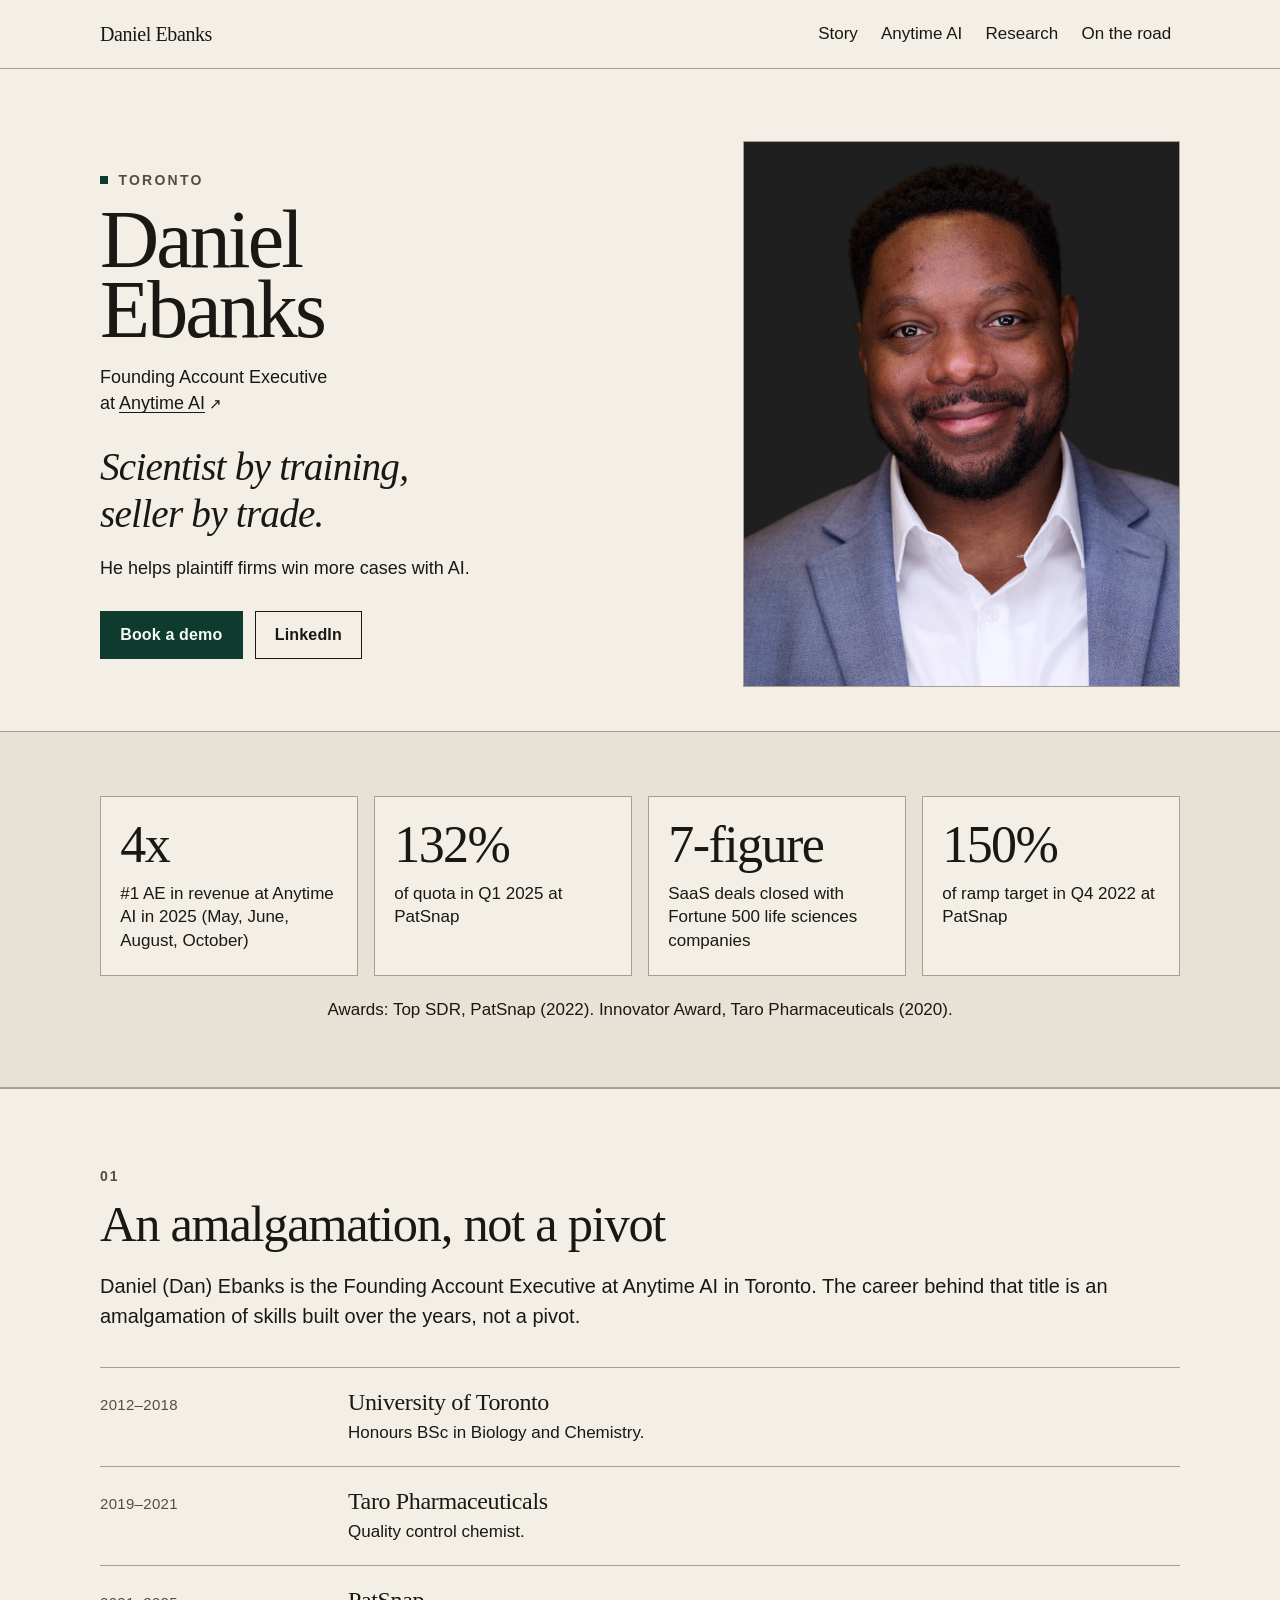
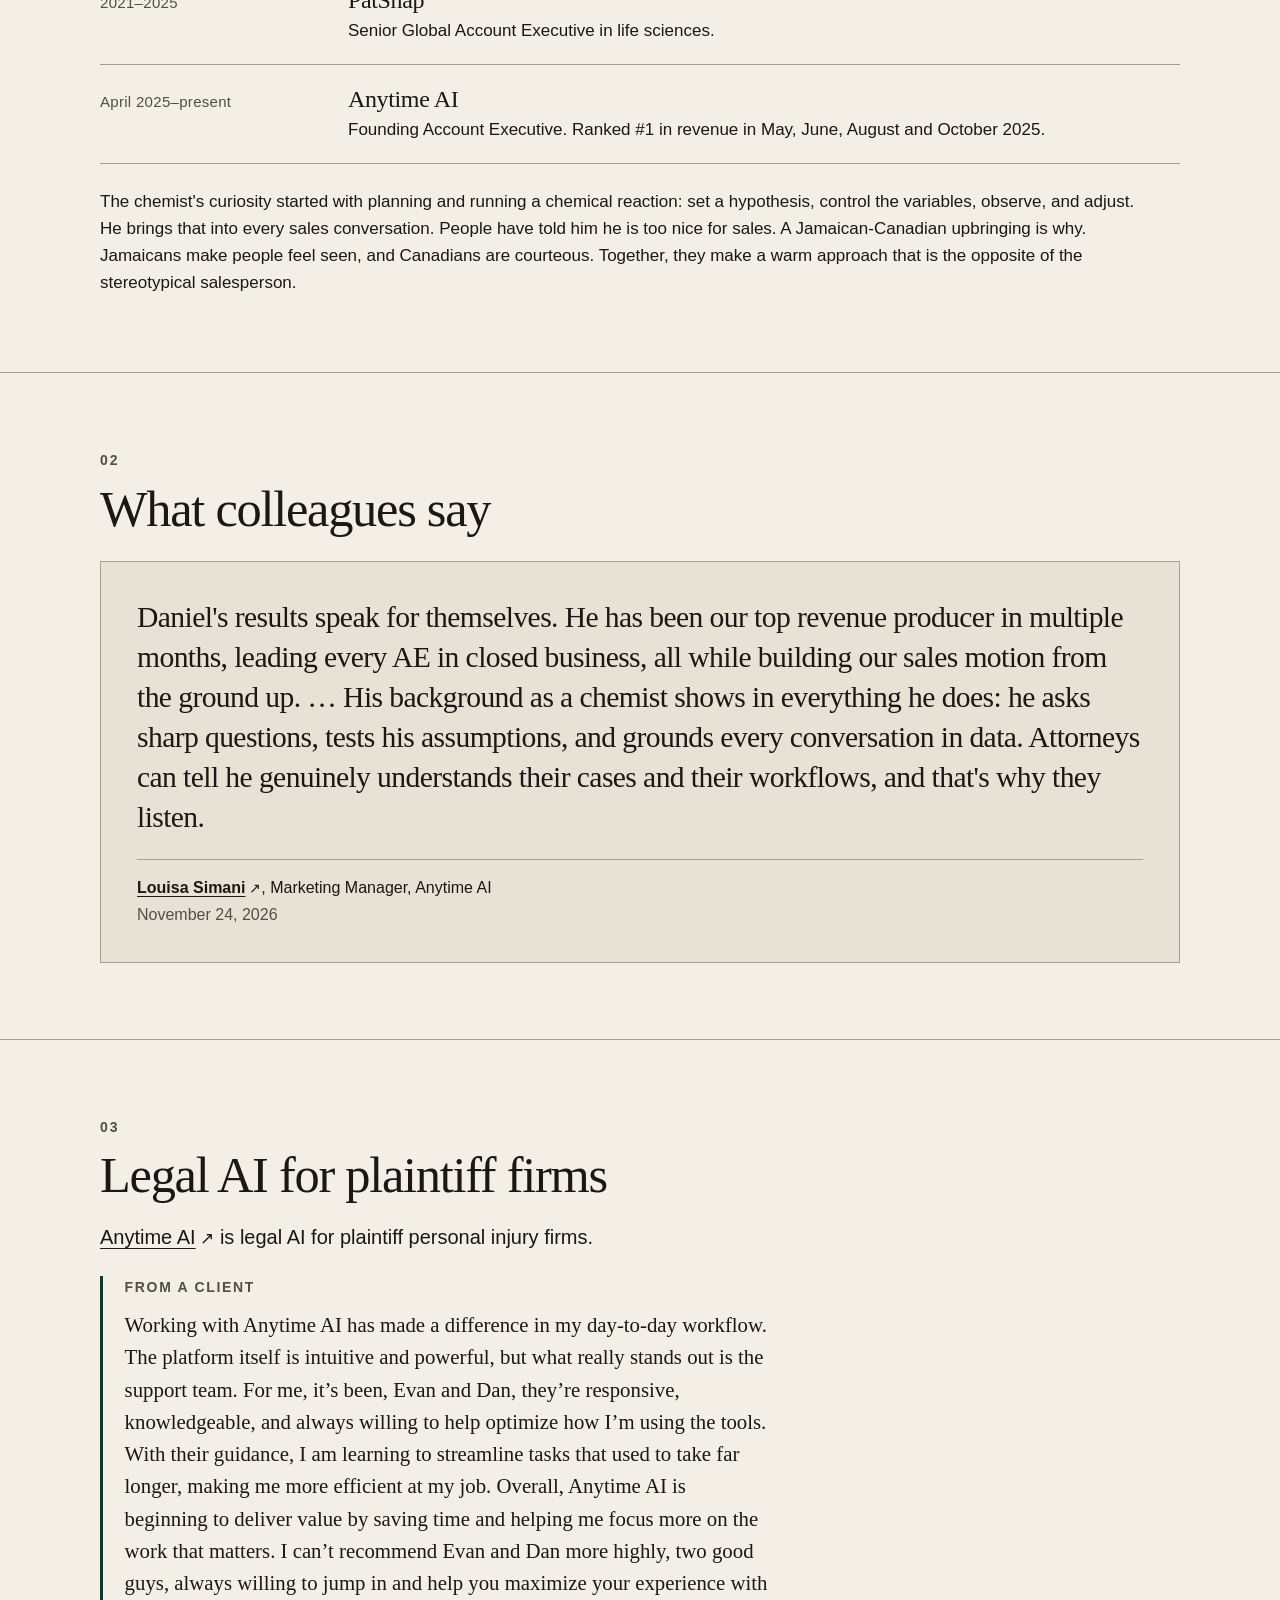
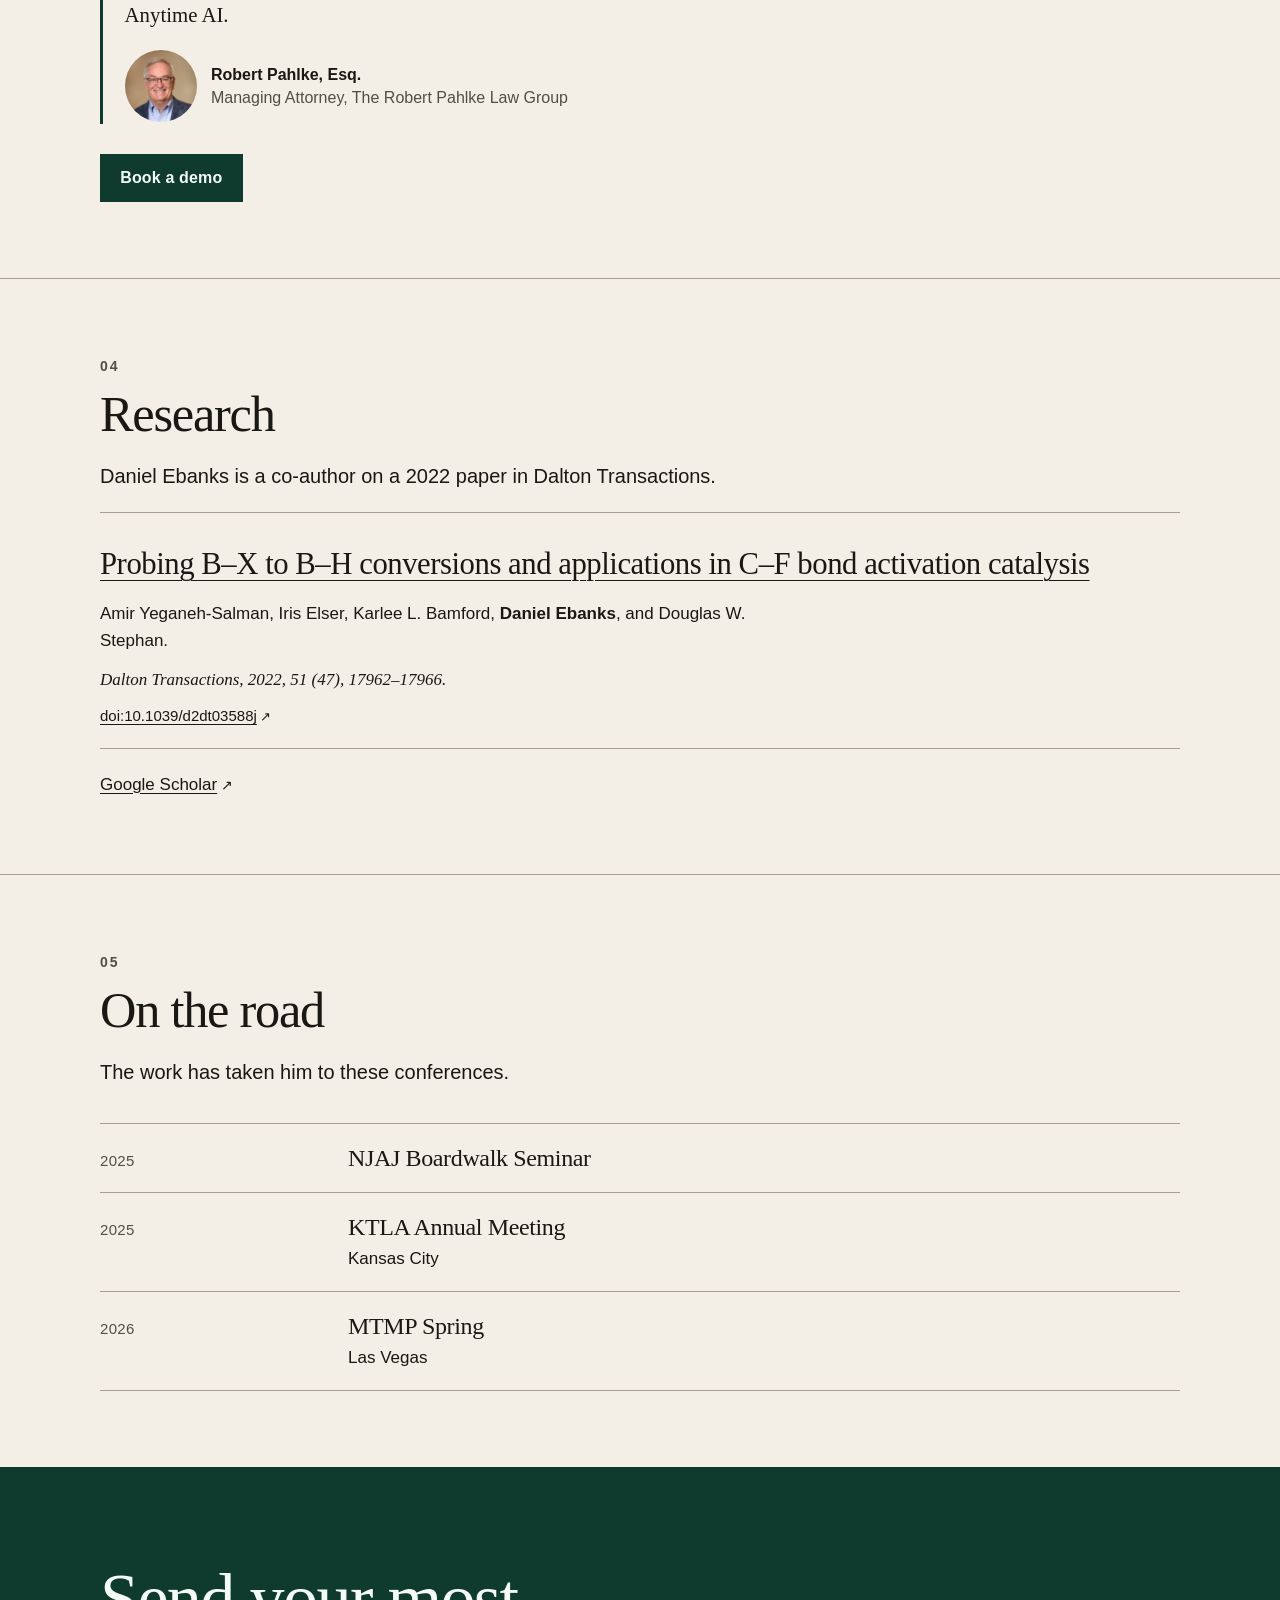
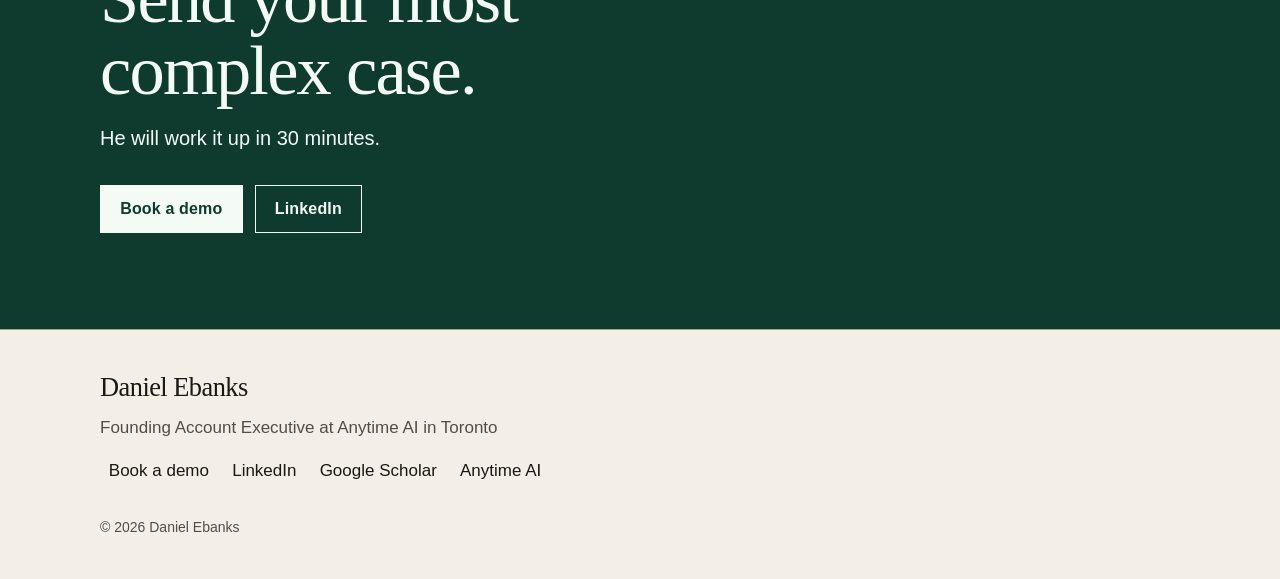
<file: index.html>
<!DOCTYPE html>
<html lang="en-CA">
<head>
<meta charset="utf-8">
<meta name="viewport" content="width=device-width, initial-scale=1">
<meta http-equiv="Content-Security-Policy" content="default-src 'none'; base-uri 'none'; form-action 'none'; object-src 'none'; script-src 'none'; style-src 'self'; img-src 'self'; font-src 'none'; connect-src 'self'; media-src 'none'; worker-src 'none'; manifest-src 'none'">
<meta name="referrer" content="no-referrer">
<meta name="format-detection" content="telephone=no, date=no, email=no, address=no">
<meta name="color-scheme" content="light dark">
<meta name="theme-color" content="#f3efe6" media="(prefers-color-scheme: light)">
<meta name="theme-color" content="#11110f" media="(prefers-color-scheme: dark)">
<title>Daniel Ebanks | Founding AE at Anytime AI | Toronto</title>
<meta name="description" content="Daniel Ebanks is the Founding Account Executive at Anytime AI in Toronto, legal AI for plaintiff firms.">
<meta name="author" content="Daniel Ebanks">
<meta name="robots" content="index, follow, max-image-preview:large, max-snippet:-1, max-video-preview:-1">
<link rel="canonical" href="https://danielebanks.com/">
<link rel="alternate" hreflang="en-CA" href="https://danielebanks.com/">
<link rel="alternate" hreflang="x-default" href="https://danielebanks.com/">
<link rel="me" href="https://www.linkedin.com/in/danebanks">
<link rel="me" href="https://scholar.google.com/citations?user=lPtWUiQAAAAJ">
<meta property="og:type" content="profile">
<meta property="og:site_name" content="Daniel Ebanks">
<meta property="og:locale" content="en_CA">
<meta property="og:title" content="Daniel Ebanks | Founding AE at Anytime AI | Toronto">
<meta property="og:description" content="Daniel Ebanks is the Founding Account Executive at Anytime AI in Toronto, legal AI for plaintiff firms.">
<meta property="og:url" content="https://danielebanks.com/">
<meta property="og:image" content="https://danielebanks.com/headshot.jpg">
<meta property="og:image:type" content="image/jpeg">
<meta property="og:image:width" content="1200">
<meta property="og:image:height" content="1500">
<meta property="og:image:alt" content="Daniel Ebanks, Founding AE at Anytime AI">
<meta property="profile:first_name" content="Daniel">
<meta property="profile:last_name" content="Ebanks">
<meta name="twitter:card" content="summary_large_image">
<meta name="twitter:title" content="Daniel Ebanks | Founding AE at Anytime AI | Toronto">
<meta name="twitter:description" content="Daniel Ebanks is the Founding Account Executive at Anytime AI in Toronto, legal AI for plaintiff firms.">
<meta name="twitter:image" content="https://danielebanks.com/headshot.jpg">
<meta name="twitter:image:alt" content="Daniel Ebanks, Founding AE at Anytime AI">
<link rel="icon" href="/favicon.ico" sizes="any">
<link rel="icon" href="/favicon.svg" type="image/svg+xml">
<link rel="apple-touch-icon" href="/apple-touch-icon.png">
<link rel="stylesheet" href="/styles.css">
<script type="application/ld+json">
{
  "@context": "https://schema.org",
  "@type": "Person",
  "@id": "https://danielebanks.com/#dan-ebanks",
  "name": "Daniel Ebanks",
  "alternateName": [
    "Dan Ebanks"
  ],
  "description": "Daniel Ebanks is the Founding Account Executive at Anytime AI in Toronto, legal AI for plaintiff firms.",
  "disambiguatingDescription": "Daniel (Dan) Ebanks is the Founding Account Executive at Anytime AI in Toronto. His career is an amalgamation of skills built over the years, not a pivot.",
  "url": "https://danielebanks.com/",
  "image": "https://danielebanks.com/headshot.jpg",
  "jobTitle": "Founding Account Executive",
  "worksFor": {
    "@type": "Organization",
    "@id": "https://www.anytimeai.ai/#organization",
    "name": "Anytime AI",
    "url": "https://www.anytimeai.ai"
  },
  "address": {
    "@type": "PostalAddress",
    "addressLocality": "Toronto",
    "addressRegion": "Ontario",
    "addressCountry": "Canada"
  },
  "homeLocation": {
    "@type": "Place",
    "name": "Toronto",
    "address": {
      "@type": "PostalAddress",
      "addressLocality": "Toronto",
      "addressRegion": "Ontario",
      "addressCountry": "Canada"
    }
  },
  "alumniOf": {
    "@type": "CollegeOrUniversity",
    "name": "University of Toronto"
  },
  "award": [
    "Top SDR, PatSnap (2022)",
    "Innovator Award, Taro Pharmaceuticals (2020)"
  ],
  "sameAs": [
    "https://www.linkedin.com/in/danebanks/",
    "https://scholar.google.com/citations?user=lPtWUiQAAAAJ"
  ]
}
</script>
</head>
<body>
<a class="skip" href="#content">Skip to content</a>
<header class="site-header">
  <div class="wrap header-inner">
    <a class="wordmark" href="#top" translate="no">Daniel Ebanks</a>
    <nav class="nav" aria-label="On this page">
      <ul>
        <li><a href="#story">Story</a></li>
        <li><a href="#anytime">Anytime AI</a></li>
        <li><a href="#research">Research</a></li>
        <li><a href="#road">On the road</a></li>
      </ul>
    </nav>
  </div>
</header>
<main id="content">
  <section class="hero" id="top" aria-labelledby="hero-title">
    <div class="wrap hero-grid">
      <div class="hero-copy">
        <p class="kicker"><span class="dot" aria-hidden="true"></span>Toronto</p>
        <h1 id="hero-title" class="display" translate="no">Daniel<br>Ebanks</h1>
        <p class="role">Founding Account Executive<br>at <a class="text-link nowrap" href="https://www.anytimeai.ai" target="_blank" rel="noopener noreferrer">Anytime AI<span class="sr-only"> (opens in a new tab)</span><span class="ext" aria-hidden="true">↗</span></a></p>
        <p class="creed">Scientist by training,<br>seller by trade.</p>
        <p class="dek">He helps plaintiff firms win more cases with AI.</p>
        <div class="actions">
          <a class="btn btn-primary" href="https://calendly.com/daniel-ebanks-anytime-ai/demo-with-dan" target="_blank" rel="noopener noreferrer">Book a demo<span class="sr-only"> (opens in a new tab)</span></a>
          <a class="btn btn-secondary" href="https://www.linkedin.com/in/danebanks" target="_blank" rel="me noopener noreferrer">LinkedIn<span class="sr-only"> (opens in a new tab)</span></a>
        </div>
      </div>
      <figure class="portrait">
        <img src="/headshot.jpg" width="1200" height="1500" alt="Daniel Ebanks, Founding AE at Anytime AI" fetchpriority="high">
      </figure>
    </div>
  </section>

  <section class="results" aria-label="Results">
    <div class="wrap">
      <ul class="stat-grid">
        <li>
          <p class="stat-figure">4x</p>
          <p class="stat-label">#1 AE in revenue at Anytime AI in 2025 (May, June, August, October)</p>
        </li>
        <li>
          <p class="stat-figure">132%</p>
          <p class="stat-label">of quota in Q1 2025 at PatSnap</p>
        </li>
        <li>
          <p class="stat-figure">7-figure</p>
          <p class="stat-label">SaaS deals closed with Fortune 500 life sciences companies</p>
        </li>
        <li>
          <p class="stat-figure">150%</p>
          <p class="stat-label">of ramp target in Q4 2022 at PatSnap</p>
        </li>
      </ul>
      <p class="awards">Awards: Top SDR, PatSnap (2022). Innovator Award, Taro Pharmaceuticals (2020).</p>
    </div>
  </section>

  <section class="section" id="story" aria-labelledby="story-title">
    <div class="wrap section-layout">
      <p class="index">01</p>
      <div class="section-main">
        <h2 id="story-title">An amalgamation, not a pivot</h2>
        <p class="lede">Daniel (Dan) Ebanks is the Founding Account Executive at Anytime AI in Toronto. The career behind that title is an amalgamation of skills built over the years, not a pivot.</p>
        <ol class="timeline">
          <li>
            <p class="when"><time datetime="2012">2012</time>–<time datetime="2018">2018</time></p>
            <div>
              <h3>University of Toronto</h3>
              <p>Honours&nbsp;BSc in Biology and Chemistry.</p>
            </div>
          </li>
          <li>
            <p class="when"><time datetime="2019">2019</time>–<time datetime="2021">2021</time></p>
            <div>
              <h3>Taro Pharmaceuticals</h3>
              <p>Quality control chemist.</p>
            </div>
          </li>
          <li>
            <p class="when"><time datetime="2021">2021</time>–<time datetime="2025">2025</time></p>
            <div>
              <h3>PatSnap</h3>
              <p>Senior Global Account Executive in life sciences.</p>
            </div>
          </li>
          <li>
            <p class="when"><time datetime="2025-04">April&nbsp;2025</time>–present</p>
            <div>
              <h3>Anytime AI</h3>
              <p>Founding Account Executive. Ranked #1 in revenue in May, June, August and October 2025.</p>
            </div>
          </li>
        </ol>
        <p class="prose">The chemist's curiosity started with planning and running a chemical reaction: set a hypothesis, control the variables, observe, and adjust. He brings that into every sales conversation. People have told him he is too nice for sales. A Jamaican-Canadian upbringing is why. Jamaicans make people feel seen, and Canadians are courteous. Together, they make a warm approach that is the opposite of the stereotypical salesperson.</p>
      </div>
    </div>
  </section>

  <section class="section" id="colleagues" aria-labelledby="colleagues-title">
    <div class="wrap section-layout">
      <p class="index">02</p>
      <div class="section-main">
        <h2 id="colleagues-title">What colleagues say</h2>
        <figure class="quote">
          <blockquote>
            <p>Daniel's results speak for themselves. He has been our top revenue producer in multiple months, leading every AE in closed business, all while building our sales motion from the ground up. … His background as a chemist shows in everything he does: he asks sharp questions, tests his assumptions, and grounds every conversation in data. Attorneys can tell he genuinely understands their cases and their workflows, and that's why they listen.</p>
          </blockquote>
          <figcaption>
            <a class="text-link" href="https://www.linkedin.com/in/louisa-simani/" target="_blank" rel="noopener noreferrer">Louisa Simani<span class="sr-only"> (opens in a new tab)</span><span class="ext" aria-hidden="true">↗</span></a>, Marketing Manager, Anytime AI
            <time datetime="2026-11-24">November 24, 2026</time>
          </figcaption>
        </figure>
      </div>
    </div>
  </section>

  <section class="section" id="anytime" aria-labelledby="anytime-title">
    <div class="wrap section-layout">
      <p class="index">03</p>
      <div class="section-main">
        <h2 id="anytime-title">Legal AI for plaintiff firms</h2>
        <p class="lede"><a class="text-link" href="https://www.anytimeai.ai" target="_blank" rel="noopener noreferrer">Anytime AI<span class="sr-only"> (opens in a new tab)</span><span class="ext" aria-hidden="true">↗</span></a> is legal AI for plaintiff personal injury firms.</p>
        <figure class="quote quote-client">
          <p class="quote-kicker">From a client</p>
          <blockquote>
            <p>Working with Anytime AI has made a difference in my day-to-day workflow. The platform itself is intuitive and powerful, but what really stands out is the support team. For me, it’s been, Evan and Dan, they’re responsive, knowledgeable, and always willing to help optimize how I’m using the tools. With their guidance, I am learning to streamline tasks that used to take far longer, making me more efficient at my job. Overall, Anytime AI is beginning to deliver value by saving time and helping me focus more on the work that matters. I can’t recommend Evan and Dan more highly, two good guys, always willing to jump in and help you maximize your experience with Anytime AI.</p>
          </blockquote>
          <figcaption class="client-byline">
            <img src="/robert-pahlke.jpg" width="320" height="320" alt="Robert Pahlke, Esq., Managing Attorney at The Robert Pahlke Law Group" loading="lazy">
            <span>
              <span class="quote-name">Robert Pahlke, Esq.</span>
              <span class="quote-role">Managing Attorney, The Robert Pahlke Law Group</span>
            </span>
          </figcaption>
        </figure>
        <div class="actions">
          <a class="btn btn-primary" href="https://calendly.com/daniel-ebanks-anytime-ai/demo-with-dan" target="_blank" rel="noopener noreferrer">Book a demo<span class="sr-only"> (opens in a new tab)</span></a>
        </div>
      </div>
    </div>
  </section>

  <section class="section" id="research" aria-labelledby="research-title">
    <div class="wrap section-layout">
      <p class="index">04</p>
      <div class="section-main">
        <h2 id="research-title">Research</h2>
        <p class="lede">Daniel Ebanks is a co-author on a 2022 paper in Dalton Transactions.</p>
        <article class="citation" aria-labelledby="paper-title">
          <h3 id="paper-title"><a class="text-link" href="https://doi.org/10.1039/d2dt03588j" target="_blank" rel="noopener noreferrer">Probing B–X to B–H conversions and applications in C–F bond activation catalysis<span class="sr-only"> (opens in a new tab)</span></a></h3>
          <p class="byline">Amir Yeganeh-Salman, Iris Elser, Karlee L. Bamford, <span class="self">Daniel Ebanks</span>, and Douglas W. Stephan.</p>
          <p class="journal">Dalton Transactions, 2022, 51 (47), 17962–17966.</p>
          <p class="doi"><a class="text-link" href="https://doi.org/10.1039/d2dt03588j" target="_blank" rel="noopener noreferrer">doi:10.1039/d2dt03588j<span class="sr-only"> (opens in a new tab)</span><span class="ext" aria-hidden="true">↗</span></a></p>
        </article>
        <p class="follow"><a class="text-link" href="https://scholar.google.com/citations?user=lPtWUiQAAAAJ" target="_blank" rel="me noopener noreferrer">Google Scholar<span class="sr-only"> (opens in a new tab)</span><span class="ext" aria-hidden="true">↗</span></a></p>
      </div>
    </div>
  </section>

  <section class="section" id="road" aria-labelledby="road-title">
    <div class="wrap section-layout">
      <p class="index">05</p>
      <div class="section-main">
        <h2 id="road-title">On the road</h2>
        <p class="lede">The work has taken him to these conferences.</p>
        <ol class="timeline">
          <li>
            <p class="when"><time datetime="2025">2025</time></p>
            <div>
              <h3>NJAJ Boardwalk Seminar</h3>
            </div>
          </li>
          <li>
            <p class="when"><time datetime="2025">2025</time></p>
            <div>
              <h3>KTLA Annual Meeting</h3>
              <p class="place">Kansas&nbsp;City</p>
            </div>
          </li>
          <li>
            <p class="when"><time datetime="2026">2026</time></p>
            <div>
              <h3>MTMP Spring</h3>
              <p class="place">Las&nbsp;Vegas</p>
            </div>
          </li>
        </ol>
      </div>
    </div>
  </section>

  <section class="close" aria-labelledby="close-title">
    <div class="wrap">
      <h2 id="close-title">Send your most complex case.</h2>
      <p>He will work it up in 30&nbsp;minutes.</p>
      <div class="actions">
        <a class="btn btn-primary" href="https://calendly.com/daniel-ebanks-anytime-ai/demo-with-dan" target="_blank" rel="noopener noreferrer">Book a demo<span class="sr-only"> (opens in a new tab)</span></a>
        <a class="btn btn-secondary" href="https://www.linkedin.com/in/danebanks" target="_blank" rel="me noopener noreferrer">LinkedIn<span class="sr-only"> (opens in a new tab)</span></a>
      </div>
    </div>
  </section>
</main>
<footer class="site-footer">
  <div class="wrap">
    <p class="footer-name" translate="no">Daniel Ebanks</p>
    <p class="footer-role">Founding Account Executive at Anytime AI in Toronto</p>
    <nav class="footer-nav" aria-label="Connect">
      <ul>
        <li><a href="https://calendly.com/daniel-ebanks-anytime-ai/demo-with-dan" target="_blank" rel="noopener noreferrer">Book a demo<span class="sr-only"> (opens in a new tab)</span></a></li>
        <li><a href="https://www.linkedin.com/in/danebanks" target="_blank" rel="me noopener noreferrer">LinkedIn<span class="sr-only"> (opens in a new tab)</span></a></li>
        <li><a href="https://scholar.google.com/citations?user=lPtWUiQAAAAJ" target="_blank" rel="me noopener noreferrer">Google Scholar<span class="sr-only"> (opens in a new tab)</span></a></li>
        <li><a href="https://www.anytimeai.ai" target="_blank" rel="noopener noreferrer">Anytime AI<span class="sr-only"> (opens in a new tab)</span></a></li>
      </ul>
    </nav>
    <p class="legal">© 2026 Daniel Ebanks</p>
  </div>
</footer>
</body>
</html>
</file>
<file: styles.css>
/* Static styles. System fonts only. No images except the ones in src/. */

:root {
  color-scheme: light;
  --bg: #f3efe6;
  --ink: #1a1814;
  --muted: #534e45;
  --line: #a89f90;
  --surface: #e8e2d6;
  --accent: #0e3b2e;
  --accent-hover: #165743;
  --accent-ink: #f4fbf7;
  --signal: #0e3b2e;
  --focus: #0e3b2e;
  --band: #0e3b2e;
  --band-ink: #f4fbf7;
  --select-bg: #0e3b2e;
  --select-ink: #f4fbf7;
  --serif: "Iowan Old Style", Palatino, "Palatino Linotype", P052, "TeX Gyre Pagella", "Liberation Serif", Georgia, "Times New Roman", serif;
  --sans: -apple-system, BlinkMacSystemFont, "Segoe UI", Roboto, Inter, "Liberation Sans", "Helvetica Neue", Arial, sans-serif;
}

@media (prefers-color-scheme: dark) {
  :root {
    color-scheme: dark;
    --bg: #11110f;
    --ink: #f4f0e8;
    --muted: #c8c0b2;
    --line: #5c574e;
    --surface: #1c1b18;
    --accent: #e7e1d4;
    --accent-hover: #f7f4ee;
    --accent-ink: #141210;
    --signal: #a9dcc8;
    --focus: #a9dcc8;
    --select-bg: #a9dcc8;
    --select-ink: #141210;
  }
}

*,
*::before,
*::after {
  box-sizing: border-box;
}

html {
  background: var(--bg);
  scroll-behavior: smooth;
  text-size-adjust: 100%;
}

body {
  margin: 0;
  min-height: 100vh;
  min-height: 100dvh;
  display: flex;
  flex-direction: column;
  background: var(--bg);
  color: var(--ink);
  font-family: var(--sans);
  font-size: 1.0625rem;
  line-height: 1.6;
  font-synthesis: none;
  text-rendering: optimizeLegibility;
  -webkit-font-smoothing: antialiased;
  -moz-osx-font-smoothing: grayscale;
  overflow-wrap: break-word;
}

main {
  flex: 1 0 auto;
}

h1,
h2,
h3,
p,
figure,
ul,
ol {
  margin: 0;
  padding: 0;
}

img {
  max-width: 100%;
  height: auto;
}

a {
  text-underline-offset: 0.18em;
}

a:link,
a:visited {
  color: var(--ink);
}

::selection {
  background: var(--select-bg);
  color: var(--select-ink);
}

.skip:link,
.skip:visited {
  position: absolute;
  left: 1rem;
  top: 1rem;
  z-index: 5;
  transform: translateY(-160%);
  background: var(--accent);
  color: var(--accent-ink);
  text-decoration: none;
  min-height: 3rem;
  padding: 0.75rem 1rem;
  display: inline-flex;
  align-items: center;
}

.skip:focus {
  transform: none;
}

.wrap {
  width: min(67.5rem, calc(100% - 2.5rem));
  margin-inline: auto;
}

.sr-only {
  position: absolute;
  width: 1px;
  height: 1px;
  padding: 0;
  margin: -1px;
  overflow: hidden;
  clip: rect(0, 0, 0, 0);
  clip-path: inset(50%);
  white-space: nowrap;
  border: 0;
}

.site-header {
  border-bottom: 1px solid var(--line);
  padding-top: env(safe-area-inset-top);
}

.header-inner {
  display: flex;
  flex-wrap: wrap;
  align-items: center;
  justify-content: space-between;
  gap: 0.25rem 1.5rem;
  min-height: 4.25rem;
}

.wordmark:link,
.wordmark:visited {
  font-family: var(--serif);
  font-size: 1.25rem;
  letter-spacing: -0.02em;
  color: var(--ink);
  text-decoration: none;
  min-height: 3rem;
  display: inline-flex;
  align-items: center;
}

.wordmark:hover {
  text-decoration: underline;
  text-underline-offset: 0.2em;
}

.nav ul,
.footer-nav ul {
  display: flex;
  flex-wrap: wrap;
  align-items: center;
  gap: 0 0.35rem;
  list-style: none;
}

.nav a:link,
.nav a:visited,
.footer-nav a:link,
.footer-nav a:visited {
  display: inline-flex;
  align-items: center;
  min-height: 3rem;
  padding: 0 0.55rem;
  color: var(--ink);
  text-decoration: none;
  white-space: nowrap;
}

.nav a:hover,
.footer-nav a:hover,
.wordmark:hover {
  text-decoration: underline;
  text-underline-offset: 0.25em;
}

.hero {
  padding-top: clamp(2.5rem, 6vw, 4.5rem);
  padding-bottom: clamp(2rem, 4vw, 2.75rem);
  scroll-margin-top: 1rem;
}

.hero-grid {
  display: grid;
  gap: 2.25rem;
  align-items: center;
}

.kicker {
  display: flex;
  align-items: center;
  gap: 0.65rem;
  font-size: 0.875rem;
  font-weight: 600;
  letter-spacing: 0.16em;
  text-transform: uppercase;
  color: var(--muted);
}

.dot {
  width: 0.5rem;
  height: 0.5rem;
  background: var(--signal);
  flex: none;
}

h1 {
  margin-top: 0.85rem;
  font-family: var(--serif);
  font-weight: 400;
  font-size: clamp(2.5rem, 6vw, 4rem);
  line-height: 1.05;
  letter-spacing: -0.03em;
  font-kerning: normal;
  text-wrap: balance;
}

.display {
  font-size: clamp(3.75rem, 18vw, 5.5rem);
  line-height: 0.86;
  letter-spacing: -0.035em;
  text-wrap: wrap;
}

.role {
  margin-top: 1.15rem;
  max-width: 22rem;
  font-size: 1.125rem;
  line-height: 1.45;
}

.creed {
  margin-top: 1.75rem;
  font-family: var(--serif);
  font-style: italic;
  font-weight: 400;
  font-size: clamp(1.7rem, 6.8vw, 2.45rem);
  line-height: 1.18;
  letter-spacing: -0.02em;
}

.nowrap {
  white-space: nowrap;
}

.dek {
  margin-top: 1.1rem;
  max-width: 28rem;
  font-size: 1.125rem;
  line-height: 1.5;
}

.actions {
  display: flex;
  flex-wrap: wrap;
  gap: 0.75rem;
  margin-top: 1.85rem;
}

.portrait {
  margin: 0 auto;
  width: min(100%, 24rem);
  background: var(--surface);
  border: 1px solid var(--line);
}

.portrait img {
  display: block;
  width: 100%;
  height: auto;
  aspect-ratio: 4 / 5;
  object-fit: cover;
  object-position: center;
}

.results {
  background: var(--surface);
  border-block: 1px solid var(--line);
  padding-block: clamp(2.75rem, 6vw, 4rem);
}

.stat-grid {
  list-style: none;
  display: grid;
  grid-template-columns: 1fr 1fr;
  gap: 0.85rem;
  align-items: stretch;
}

.stat-grid li {
  display: flex;
  flex-direction: column;
  margin: 0;
  padding: 1.45rem 1.2rem 1.35rem;
  border: 1px solid var(--line);
  background: var(--bg);
}

.stat-figure {
  font-family: var(--serif);
  font-size: clamp(2.35rem, 4.5vw, 3.25rem);
  line-height: 0.95;
  letter-spacing: -0.03em;
}

.stat-label {
  margin-top: 0.75rem;
  font-size: 1.0625rem;
  line-height: 1.4;
}

.awards {
  margin-top: 1.35rem;
  color: var(--ink);
  font-size: 1.0625rem;
  line-height: 1.5;
  text-align: center;
}

.section {
  padding-block: clamp(3.25rem, 6vw, 4.75rem);
  border-top: 1px solid var(--line);
  scroll-margin-top: 1rem;
}

.section-layout {
  display: flex;
  flex-direction: column;
  gap: 0.55rem;
}

.index {
  font-size: 0.875rem;
  font-weight: 600;
  letter-spacing: 0.14em;
  color: var(--muted);
  font-variant-numeric: tabular-nums;
}

h2 {
  font-family: var(--serif);
  font-weight: 400;
  font-size: clamp(2.05rem, 4.4vw, 3.15rem);
  line-height: 1.12;
  letter-spacing: -0.025em;
  text-wrap: balance;
  font-kerning: normal;
}

.section:target h2 {
  text-decoration: underline;
  text-decoration-color: var(--signal);
  text-decoration-thickness: 3px;
  text-underline-offset: 0.14em;
}

.lede {
  margin-top: 1.15rem;
  max-width: 65rem;
  font-size: 1.25rem;
  line-height: 1.5;
}

.prose {
  margin-top: 1.5rem;
  max-width: 65rem;
}

.timeline {
  list-style: none;
  margin: 2.25rem 0 0;
}

.timeline li {
  display: grid;
  gap: 0.3rem;
  padding: 1.2rem 0;
  border-top: 1px solid var(--line);
}

.timeline li:last-child {
  border-bottom: 1px solid var(--line);
}

.when {
  color: var(--muted);
  font-size: 0.9375rem;
  letter-spacing: 0.02em;
  font-variant-numeric: tabular-nums;
}

h3 {
  font-family: var(--serif);
  font-weight: 400;
  font-size: 1.5rem;
  line-height: 1.25;
  letter-spacing: -0.015em;
}

.timeline li p,
.place {
  margin-top: 0.2rem;
}

.offer {
  margin-top: 1.85rem;
  padding: 1.35rem 1.35rem 1.35rem 1.2rem;
  background: var(--surface);
  border-left: 3px solid var(--signal);
  max-width: 40rem;
}

.offer p {
  font-family: var(--serif);
  font-size: clamp(1.45rem, 2.5vw, 1.9rem);
  line-height: 1.32;
  letter-spacing: -0.02em;
  max-width: 22ch;
}

.quote {
  margin: 1.5rem 0 0;
  padding: clamp(1.5rem, 3vw, 2.25rem);
  background: var(--surface);
  border: 1px solid var(--line);
}

.quote blockquote {
  margin: 0;
  padding: 0;
  border: 0;
}

.quote p {
  font-family: var(--serif);
  font-size: clamp(1.45rem, 2.5vw, 1.85rem);
  line-height: 1.35;
  letter-spacing: -0.02em;
}

.quote figcaption {
  margin-top: 1.35rem;
  padding-top: 1rem;
  border-top: 1px solid var(--line);
  font-size: 1rem;
  line-height: 1.45;
}

.quote figcaption .text-link {
  font-weight: 600;
}

.quote time {
  display: block;
  margin-top: 0.2rem;
  color: var(--muted);
}

.quote-client {
  max-width: 42rem;
  background: transparent;
  border: 0;
  border-left: 3px solid var(--signal);
  padding: 0.15rem 0 0.15rem 1.35rem;
}

.quote-client blockquote p {
  font-size: clamp(1.125rem, 1.7vw, 1.3rem);
  line-height: 1.55;
  letter-spacing: 0;
}

.quote p.quote-kicker {
  margin: 0 0 0.8rem;
  font-family: var(--sans);
  font-size: 0.875rem;
  font-weight: 600;
  line-height: 1.3;
  letter-spacing: 0.12em;
  text-transform: uppercase;
  color: var(--muted);
}

.quote-client figcaption {
  margin-top: 1.15rem;
  padding-top: 0;
  border-top: 0;
}

.client-byline {
  display: flex;
  align-items: center;
  gap: 0.9rem;
}

.client-byline img {
  width: 4.5rem;
  height: 4.5rem;
  border-radius: 50%;
  object-fit: cover;
  flex: none;
}

.quote-name,
.quote-role {
  display: block;
}

.quote-name {
  font-weight: 600;
}

.quote-role {
  color: var(--muted);
}

.follow {
  margin-top: 1.35rem;
}

.citation {
  margin-top: 1.35rem;
  padding-block: 1.25rem;
  border-top: 1px solid var(--line);
  border-bottom: 1px solid var(--line);
}

.cite-kicker {
  font-size: 0.875rem;
  font-weight: 600;
  letter-spacing: 0.12em;
  text-transform: uppercase;
  color: var(--muted);
}

.citation h3 {
  margin-top: 0.7rem;
  font-size: clamp(1.45rem, 2.4vw, 2rem);
  line-height: 1.28;
}

.byline {
  margin-top: 1rem;
  max-width: 42rem;
}

.self {
  font-weight: 600;
}

.journal {
  margin-top: 0.7rem;
  font-family: var(--serif);
  font-style: italic;
}

.doi {
  margin-top: 0.7rem;
  font-size: 0.9375rem;
}

.close {
  background: var(--band);
  color: var(--band-ink);
  padding-block: clamp(3.75rem, 8vw, 6rem);
  scroll-margin-top: 1rem;
}

.close ::selection {
  background: var(--band-ink);
  color: var(--band);
}

.close h2 {
  max-width: 16ch;
  font-size: clamp(2.6rem, 7vw, 4.4rem);
  line-height: 1.02;
  color: var(--band-ink);
}

.close p {
  margin-top: 1.1rem;
  max-width: 26rem;
  font-size: 1.25rem;
  line-height: 1.45;
}

.close .actions {
  margin-top: 2rem;
}

.site-footer {
  border-top: 1px solid var(--line);
  padding-top: 2.25rem;
  padding-bottom: calc(2.5rem + env(safe-area-inset-bottom));
}

.footer-name {
  font-family: var(--serif);
  font-size: 1.65rem;
  letter-spacing: -0.02em;
}

.footer-role {
  margin-top: 0.35rem;
  color: var(--muted);
}

.footer-nav {
  margin-top: 0.35rem;
}

.legal {
  margin-top: 1.35rem;
  color: var(--muted);
  font-size: 0.875rem;
}

.btn {
  display: inline-flex;
  align-items: center;
  justify-content: center;
  min-height: 3rem;
  padding: 0.75rem 1.2rem;
  border: 1px solid transparent;
  font-family: var(--sans);
  font-size: 1rem;
  font-weight: 600;
  line-height: 1;
  letter-spacing: 0.01em;
  text-decoration: none;
  touch-action: manipulation;
}

.btn-primary:link,
.btn-primary:visited {
  background: var(--accent);
  color: var(--accent-ink);
  border-color: var(--accent);
}

.btn-primary:hover {
  background: var(--accent-hover);
  border-color: var(--accent-hover);
  color: var(--accent-ink);
}

.btn-secondary:link,
.btn-secondary:visited {
  background: transparent;
  color: var(--ink);
  border-color: var(--ink);
}

.btn-secondary:hover {
  background: var(--ink);
  color: var(--bg);
}

.close .btn-primary:link,
.close .btn-primary:visited {
  background: var(--band-ink);
  color: var(--band);
  border-color: var(--band-ink);
}

.close .btn-primary:hover {
  background: transparent;
  color: var(--band-ink);
}

.close .btn-secondary:link,
.close .btn-secondary:visited {
  background: transparent;
  color: var(--band-ink);
  border-color: var(--band-ink);
}

.close .btn-secondary:hover {
  background: var(--band-ink);
  color: var(--band);
}

.text-link:link,
.text-link:visited {
  color: var(--ink);
  text-decoration: underline;
  text-decoration-thickness: 1px;
}

.text-link:hover {
  text-decoration-thickness: 2px;
}

.close .text-link:link,
.close .text-link:visited {
  color: var(--band-ink);
}

.ext {
  display: inline-block;
  margin-left: 0.28em;
  font-size: 0.85em;
  text-decoration: none;
}

:focus-visible {
  outline: 3px solid var(--focus);
  outline-offset: 3px;
}

.close :focus-visible {
  outline-color: var(--band-ink);
}

@media (max-width: 26rem) {
  .actions {
    display: grid;
  }
}

@media (max-width: 30rem) {
  .nav {
    flex-basis: 100%;
  }

  .nav ul {
    display: grid;
    grid-template-columns: 1fr 1fr;
    gap: 0;
  }

  .nav a:link,
  .nav a:visited {
    justify-content: flex-start;
    padding-inline: 0 0.75rem;
  }
}

@media (min-width: 40rem) {
  .timeline li {
    grid-template-columns: 13.5rem minmax(0, 1fr);
    column-gap: 2rem;
    align-items: baseline;
  }

  .timeline li p,
  .place {
    margin-top: 0.15rem;
  }
}

@media (min-width: 50rem) {
  .wrap {
    width: min(67.5rem, calc(100% - 4.5rem));
  }

  .display {
    font-size: clamp(4.5rem, 6.4vw, 6.25rem);
  }

  .hero-grid {
    grid-template-columns: minmax(0, 1.15fr) minmax(18rem, 0.85fr);
    column-gap: clamp(2rem, 4vw, 3.5rem);
    align-items: center;
  }

  .portrait {
    width: 100%;
    max-width: none;
    margin-inline: 0;
    justify-self: stretch;
  }

  .stat-grid {
    grid-template-columns: repeat(4, minmax(0, 1fr));
    gap: 1rem;
  }
}

@media (prefers-reduced-motion: reduce) {
  html {
    scroll-behavior: auto;
  }

  *,
  *::before,
  *::after {
    transition: none !important;
    animation: none !important;
  }
}

@media (prefers-contrast: more) {
  :root {
    --line: #6f6a60;
  }

  .btn {
    border-width: 2px;
  }
}

@media (forced-colors: active) {
  :root {
    --bg: Canvas;
    --ink: CanvasText;
    --muted: CanvasText;
    --line: CanvasText;
    --surface: Canvas;
    --accent: LinkText;
    --accent-hover: LinkText;
    --accent-ink: Canvas;
    --signal: LinkText;
    --focus: Highlight;
    --band: Canvas;
    --band-ink: CanvasText;
    --select-bg: Highlight;
    --select-ink: HighlightText;
  }

  .btn {
    border: 1px solid ButtonText;
  }

  .portrait,
  .offer,
  .quote blockquote,
  .stat-grid li {
    border: 1px solid CanvasText;
  }
}

@media print {
  .skip,
  .nav {
    display: none;
  }

  body,
  .close {
    background: #fff;
    color: #000;
  }

  .close h2,
  .close p,
  .close .btn-secondary:link,
  .close .btn-secondary:visited {
    color: #000;
  }

  .btn {
    border: 1px solid #000;
    background: #fff;
    color: #000;
  }

  a[href^="http"]::after {
    content: " (" attr(href) ")";
    font-size: 0.8em;
    word-break: break-all;
  }
}
</file>
